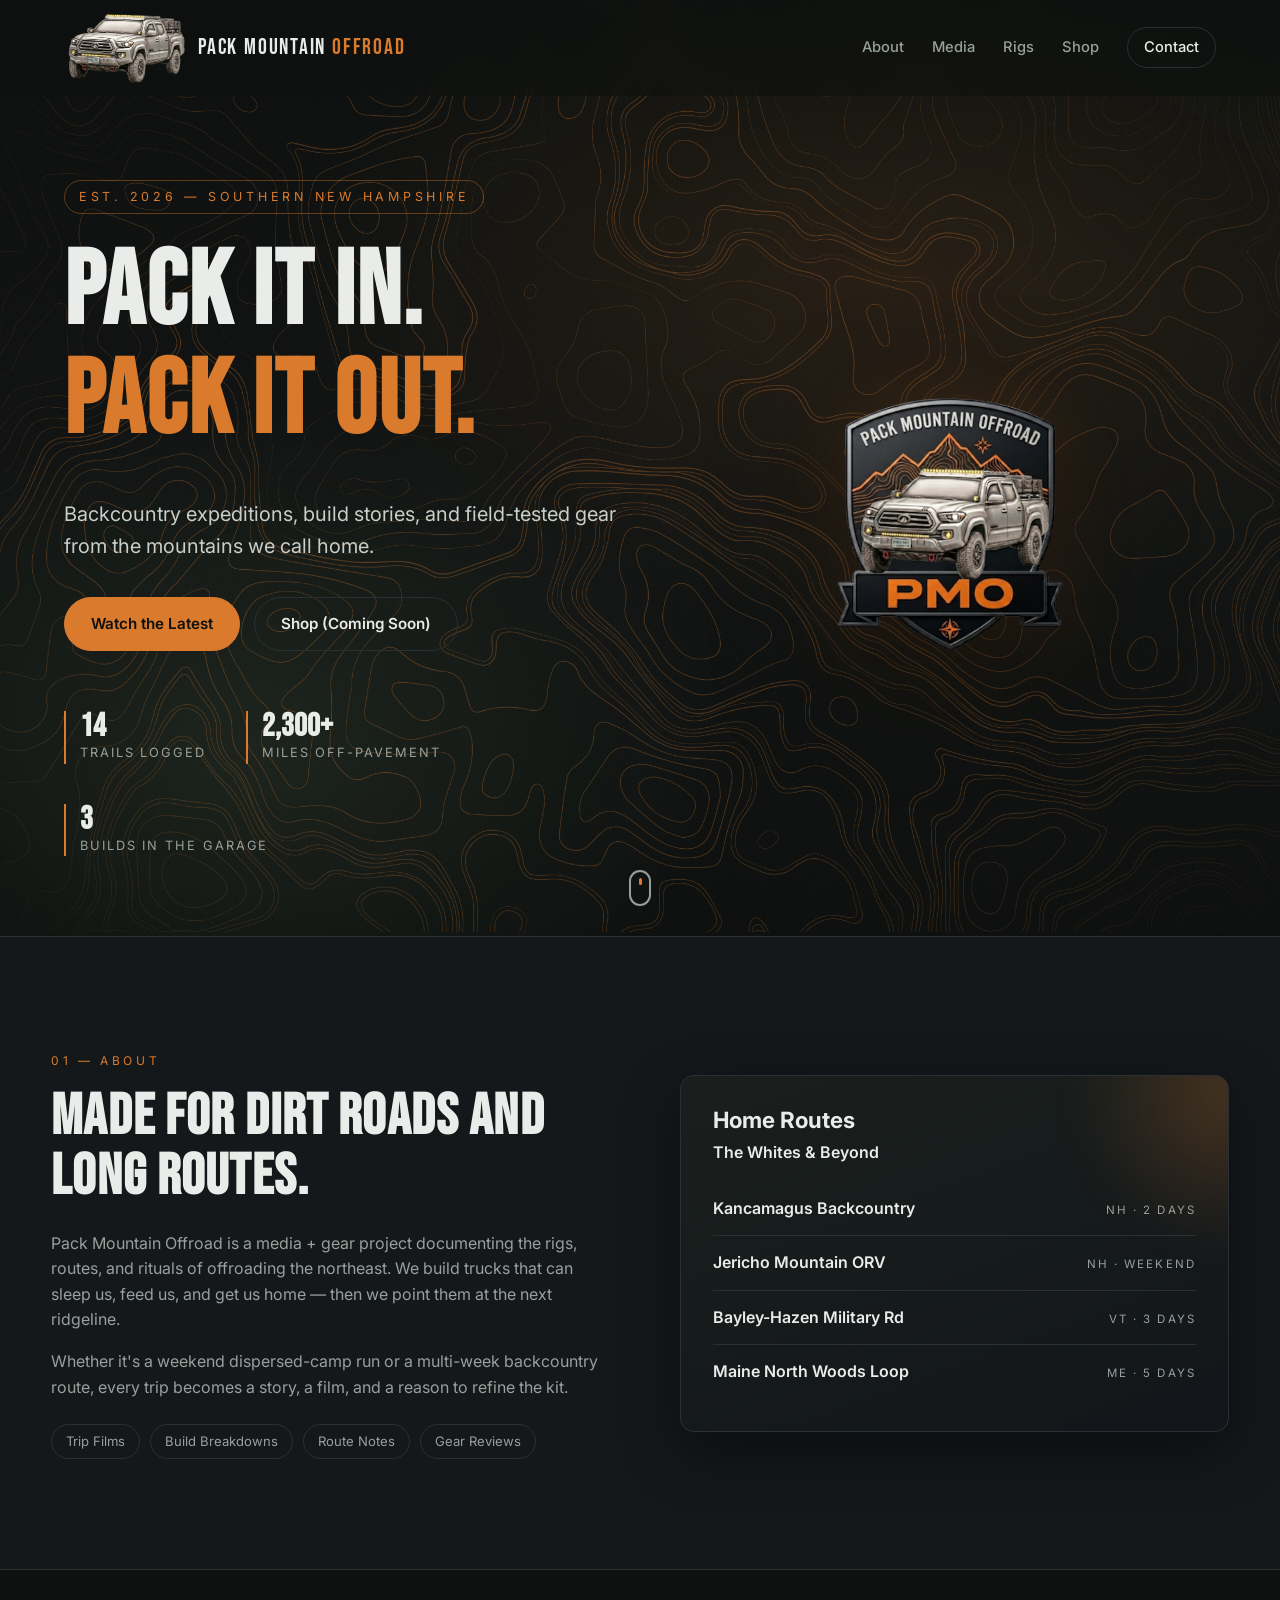
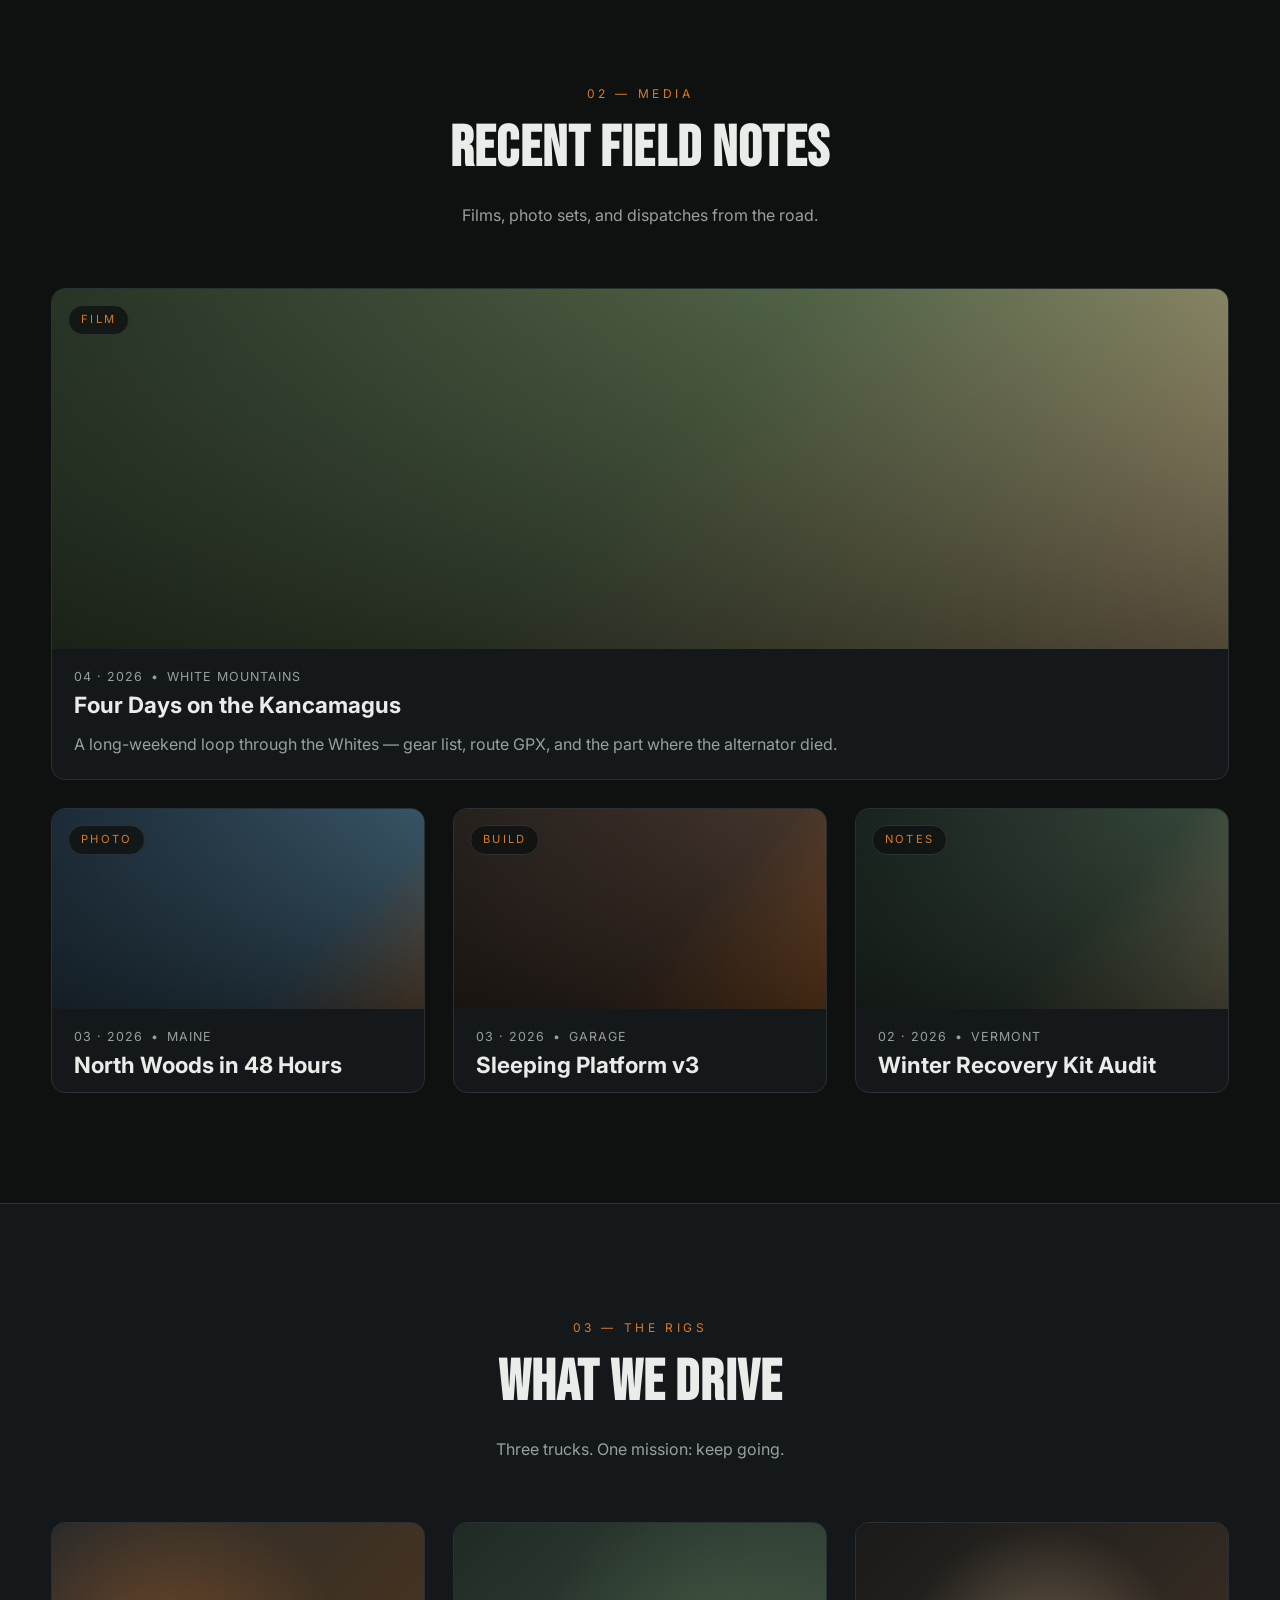
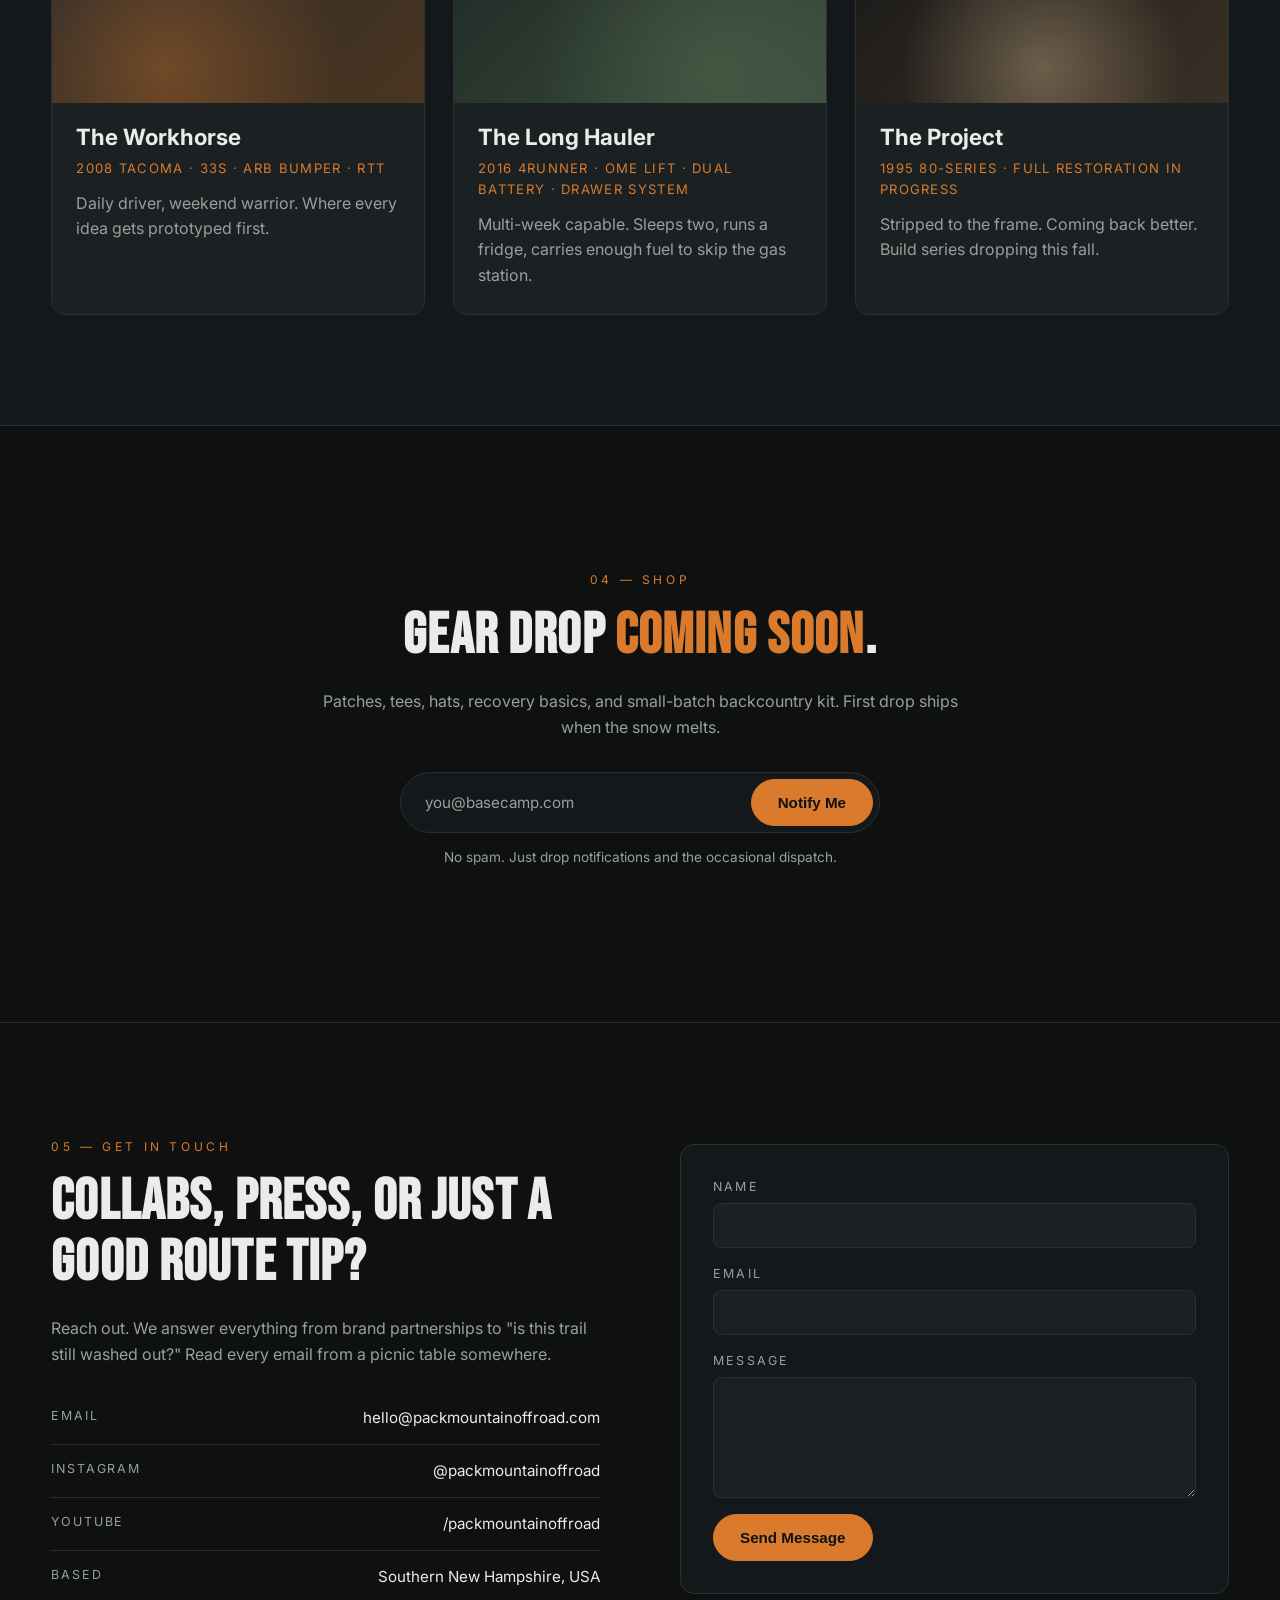
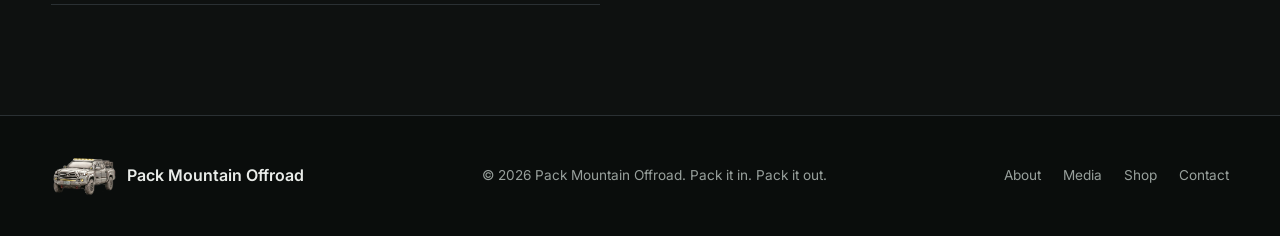
<file: index.html>
<!DOCTYPE html>
<html lang="en">
<head>
  <meta charset="UTF-8" />
  <meta name="viewport" content="width=device-width, initial-scale=1.0" />
  <title>Pack Mountain Offroad — Pack It In. Pack It Out.</title>
  <meta name="description" content="Pack Mountain Offroad — offroad media, builds, and gear from the Northeast. Pack it in. Pack it out." />
  <link rel="preconnect" href="https://fonts.googleapis.com">
  <link rel="preconnect" href="https://fonts.gstatic.com" crossorigin>
  <link rel="preload" as="style" href="https://fonts.googleapis.com/css2?family=Bebas+Neue&family=Inter:wght@400;500;600;700&display=block">
  <link href="https://fonts.googleapis.com/css2?family=Bebas+Neue&family=Inter:wght@400;500;600;700&display=block" rel="stylesheet">
  <link rel="stylesheet" href="styles.css" />
</head>
<body>
  <header class="nav">
    <a href="#top" class="brand">
      <img src="assets/pmo-logo.png" alt="Pack Mountain Offroad" class="brand-mark" />
      <span class="brand-text">Pack Mountain <em>Offroad</em></span>
    </a>
    <nav class="nav-links">
      <a href="#about">About</a>
      <a href="#media">Media</a>
      <a href="#rigs">Rigs</a>
      <a href="#shop">Shop</a>
      <a href="#contact" class="nav-cta">Contact</a>
    </nav>
    <button class="nav-toggle" aria-label="Toggle navigation" aria-expanded="false">
      <span></span><span></span><span></span>
    </button>
  </header>

  <main id="top">
    <section class="hero">
      <div class="hero-topo" aria-hidden="true"></div>
      <div class="hero-grain" aria-hidden="true"></div>
      <div class="hero-layout">
        <div class="hero-inner">
          <span class="eyebrow">Est. 2026 — Southern New Hampshire</span>
          <h1>Pack it in.<br/><span class="accent">Pack it out.</span></h1>
          <p class="lede">
            Backcountry expeditions, build stories, and field-tested gear from
            the mountains we call home.
          </p>
          <div class="hero-cta">
            <a href="#media" class="btn btn-primary">Watch the Latest</a>
            <a href="#shop" class="btn btn-ghost">Shop (Coming Soon)</a>
          </div>
          <div class="hero-stats">
            <div><strong>14</strong><span>Trails Logged</span></div>
            <div><strong>2,300+</strong><span>Miles Off-Pavement</span></div>
            <div><strong>3</strong><span>Builds in the Garage</span></div>
          </div>
        </div>
        <div class="hero-badge" aria-hidden="true">
          <img src="assets/pmo-hero.png" alt="" />
        </div>
      </div>
      <a href="#about" class="scroll-cue" aria-label="Scroll down">
        <span></span>
      </a>
    </section>

    <section id="about" class="about">
      <div class="container two-col">
        <div>
          <span class="section-tag">01 — About</span>
          <h2>Made for dirt roads and long routes.</h2>
          <p>
            Pack Mountain Offroad is a media + gear project documenting the
            rigs, routes, and rituals of offroading the northeast.
            We build trucks that can sleep us, feed us, and get us home —
            then we point them at the next ridgeline.
          </p>
          <p>
            Whether it's a weekend dispersed-camp run or a multi-week
            backcountry route, every trip becomes a story, a film, and a
            reason to refine the kit.
          </p>
          <ul class="pill-list">
            <li>Trip Films</li>
            <li>Build Breakdowns</li>
            <li>Route Notes</li>
            <li>Gear Reviews</li>
          </ul>
        </div>
        <div class="about-card">
          <div class="card-glow"></div>
          <h3>Home Routes</h3>
          <p class="card-route">The Whites &amp; Beyond</p>
          <ul class="route-list">
            <li>
              <span class="route-name">Kancamagus Backcountry</span>
              <span class="route-meta">NH · 2 days</span>
            </li>
            <li>
              <span class="route-name">Jericho Mountain ORV</span>
              <span class="route-meta">NH · weekend</span>
            </li>
            <li>
              <span class="route-name">Bayley-Hazen Military Rd</span>
              <span class="route-meta">VT · 3 days</span>
            </li>
            <li>
              <span class="route-name">Maine North Woods Loop</span>
              <span class="route-meta">ME · 5 days</span>
            </li>
          </ul>
        </div>
      </div>
    </section>

    <section id="media" class="media">
      <div class="container">
        <div class="section-head">
          <span class="section-tag">02 — Media</span>
          <h2>Recent Field Notes</h2>
          <p>Films, photo sets, and dispatches from the road.</p>
        </div>
        <div class="media-grid">
          <article class="media-card feat">
            <div class="media-thumb thumb-1"><span class="badge">Film</span></div>
            <div class="media-meta">
              <span>04 · 2026</span><span>•</span><span>White Mountains</span>
            </div>
            <h3>Four Days on the Kancamagus</h3>
            <p>A long-weekend loop through the Whites — gear list, route GPX, and the part where the alternator died.</p>
          </article>
          <article class="media-card">
            <div class="media-thumb thumb-2"><span class="badge">Photo</span></div>
            <div class="media-meta"><span>03 · 2026</span><span>•</span><span>Maine</span></div>
            <h3>North Woods in 48 Hours</h3>
          </article>
          <article class="media-card">
            <div class="media-thumb thumb-3"><span class="badge">Build</span></div>
            <div class="media-meta"><span>03 · 2026</span><span>•</span><span>Garage</span></div>
            <h3>Sleeping Platform v3</h3>
          </article>
          <article class="media-card">
            <div class="media-thumb thumb-4"><span class="badge">Notes</span></div>
            <div class="media-meta"><span>02 · 2026</span><span>•</span><span>Vermont</span></div>
            <h3>Winter Recovery Kit Audit</h3>
          </article>
        </div>
      </div>
    </section>

    <section id="rigs" class="rigs">
      <div class="container">
        <div class="section-head">
          <span class="section-tag">03 — The Rigs</span>
          <h2>What We Drive</h2>
          <p>Three trucks. One mission: keep going.</p>
        </div>
        <div class="rigs-grid">
          <article class="rig">
            <div class="rig-art rig-art-1"></div>
            <h3>The Workhorse</h3>
            <p class="rig-spec">2008 Tacoma · 33s · ARB Bumper · RTT</p>
            <p>Daily driver, weekend warrior. Where every idea gets prototyped first.</p>
          </article>
          <article class="rig">
            <div class="rig-art rig-art-2"></div>
            <h3>The Long Hauler</h3>
            <p class="rig-spec">2016 4Runner · OME Lift · Dual Battery · Drawer System</p>
            <p>Multi-week capable. Sleeps two, runs a fridge, carries enough fuel to skip the gas station.</p>
          </article>
          <article class="rig">
            <div class="rig-art rig-art-3"></div>
            <h3>The Project</h3>
            <p class="rig-spec">1995 80-Series · Full Restoration In Progress</p>
            <p>Stripped to the frame. Coming back better. Build series dropping this fall.</p>
          </article>
        </div>
      </div>
    </section>

    <section id="shop" class="shop">
      <div class="container">
        <div class="shop-inner">
          <span class="section-tag">04 — Shop</span>
          <h2>Gear Drop <span class="accent">Coming Soon</span>.</h2>
          <p>
            Patches, tees, hats, recovery basics, and small-batch
            backcountry kit. First drop ships when the snow melts.
          </p>
          <form class="signup" id="signup-form" novalidate>
            <label for="email-input" class="visually-hidden">Email</label>
            <input id="email-input" type="email" placeholder="you@basecamp.com" required />
            <button type="submit" class="btn btn-primary">Notify Me</button>
          </form>
          <p class="signup-note" id="signup-note">No spam. Just drop notifications and the occasional dispatch.</p>
        </div>
      </div>
    </section>

    <section id="contact" class="contact">
      <div class="container two-col">
        <div>
          <span class="section-tag">05 — Get In Touch</span>
          <h2>Collabs, press, or just a good route tip?</h2>
          <p>
            Reach out. We answer everything from brand partnerships to
            "is this trail still washed out?" Read every email from a
            picnic table somewhere.
          </p>
          <ul class="contact-list">
            <li><span>Email</span><a href="mailto:hello@packmountainoffroad.com">hello@packmountainoffroad.com</a></li>
            <li><span>Instagram</span><a href="#">@packmountainoffroad</a></li>
            <li><span>YouTube</span><a href="#">/packmountainoffroad</a></li>
            <li><span>Based</span><span>Southern New Hampshire, USA</span></li>
          </ul>
        </div>
        <form class="contact-form" novalidate>
          <label>Name<input type="text" name="name" required /></label>
          <label>Email<input type="email" name="email" required /></label>
          <label>Message<textarea name="message" rows="5" required></textarea></label>
          <button type="submit" class="btn btn-primary">Send Message</button>
        </form>
      </div>
    </section>
  </main>

  <footer class="footer">
    <div class="container footer-inner">
      <div class="footer-brand">
        <img src="assets/pmo-logo.png" alt="" class="brand-mark" />
        <span>Pack Mountain Offroad</span>
      </div>
      <p>© <span id="year"></span> Pack Mountain Offroad. Pack it in. Pack it out.</p>
      <div class="footer-links">
        <a href="#about">About</a>
        <a href="#media">Media</a>
        <a href="#shop">Shop</a>
        <a href="#contact">Contact</a>
      </div>
    </div>
  </footer>

  <script src="script.js"></script>
</body>
</html>
</file>
<file: styles.css>
:root {
  --bg: #0e1110;
  --bg-2: #14181a;
  --bg-3: #1b2022;
  --line: #2a3033;
  --text: #e9ece9;
  --muted: #98a09c;
  --accent: #d97a2c;     /* trail orange */
  --accent-2: #c1632a;
  --moss: #5a6e4f;
  --sand: #c9b289;
  --shadow: 0 20px 60px rgba(0,0,0,0.45);
  --radius: 14px;
}

* { box-sizing: border-box; }
html, body { margin: 0; padding: 0; }
html { scroll-behavior: smooth; }
body {
  font-family: 'Inter', system-ui, -apple-system, Segoe UI, Roboto, sans-serif;
  background: var(--bg);
  color: var(--text);
  line-height: 1.6;
  -webkit-font-smoothing: antialiased;
  overflow-x: hidden;
}

img { max-width: 100%; display: block; }
a { color: inherit; text-decoration: none; }
.visually-hidden {
  position: absolute; width: 1px; height: 1px; padding: 0;
  margin: -1px; overflow: hidden; clip: rect(0,0,0,0); border: 0;
}

h1, h2, h3 {
  font-family: 'Bebas Neue', 'Inter', sans-serif;
  letter-spacing: 0.02em;
  line-height: 1.05;
  margin: 0 0 0.4em;
}
h1 { font-size: clamp(3rem, 9vw, 6.5rem); }
h2 { font-size: clamp(2rem, 5vw, 3.6rem); }
h3 { font-size: 1.4rem; font-family: 'Inter', sans-serif; font-weight: 700; letter-spacing: 0; }
p { color: var(--muted); }
.accent { color: var(--accent); }

.container { width: min(1200px, 92%); margin: 0 auto; }

/* ---------- NAV ---------- */
.nav {
  position: fixed; top: 0; left: 0; right: 0; z-index: 50;
  display: flex; align-items: center; justify-content: space-between;
  padding: 10px 5%;
  backdrop-filter: blur(12px);
  background: rgba(14,17,16,0.55);
  border-bottom: 1px solid transparent;
  transition: border-color .25s, background .25s;
}
.nav.scrolled {
  background: rgba(14,17,16,0.85);
  border-bottom-color: var(--line);
}
.brand { display: flex; align-items: center; gap: 10px; color: var(--text); }
.brand-mark {
  width: auto; height: 75px;
  color: var(--accent);
  display: block;
  object-fit: contain;
}
.brand-text {
  font-family: 'Bebas Neue', sans-serif;
  font-size: 1.4rem;
  letter-spacing: 0.08em;
}
.brand-text em { color: var(--accent); font-style: normal; }
.nav-links { display: flex; gap: 28px; align-items: center; }
.nav-links a {
  font-size: 0.92rem; color: var(--muted);
  font-weight: 500; transition: color .2s;
}
.nav-links a:hover { color: var(--text); }
.nav-cta {
  border: 1px solid var(--line);
  padding: 8px 16px; border-radius: 999px;
  color: var(--text) !important;
}
.nav-cta:hover { border-color: var(--accent); color: var(--accent) !important; }

.nav-toggle {
  display: none; background: none; border: 0; cursor: pointer;
  width: 36px; height: 36px; flex-direction: column; gap: 5px;
  justify-content: center; align-items: center; padding: 0;
}
.nav-toggle span {
  display: block; width: 22px; height: 2px; background: var(--text);
  transition: transform .25s, opacity .25s;
}

/* ---------- HERO ---------- */
.hero {
  position: relative; min-height: 100vh;
  display: flex; align-items: center;
  padding: 180px 5% 80px;
  overflow: hidden;
  background:
    radial-gradient(80% 60% at 70% 30%, rgba(217,122,44,0.12), transparent 60%),
    radial-gradient(60% 60% at 20% 80%, rgba(90,110,79,0.18), transparent 60%),
    linear-gradient(180deg, #0a0d0c 0%, #0e1110 60%, #0a0d0c 100%);
}
.hero-topo {
  position: absolute; inset: 0;
  background-image: url("assets/hero-bg.png");
  background-size: cover;
  background-position: center;
  background-repeat: no-repeat;
  opacity: 0.32;
  pointer-events: none;
  mask-image: radial-gradient(ellipse at center, black 60%, transparent 100%);
}
.hero-grain {
  position: absolute; inset: 0; pointer-events: none;
  background-image: url("data:image/svg+xml;utf8,<svg xmlns='http://www.w3.org/2000/svg' width='180' height='180'><filter id='n'><feTurbulence type='fractalNoise' baseFrequency='0.9' numOctaves='2' stitchTiles='stitch'/><feColorMatrix values='0 0 0 0 1  0 0 0 0 1  0 0 0 0 1  0 0 0 0.06 0'/></filter><rect width='100%' height='100%' filter='url(%23n)'/></svg>");
  opacity: 0.5;
}
.hero-layout {
  position: relative; z-index: 1;
  width: 100%;
  display: grid;
  grid-template-columns: minmax(0, 1.1fr) minmax(0, 1fr);
  gap: 60px;
  align-items: center;
}
.hero-inner { max-width: 720px; }
.hero-badge {
  display: flex; justify-content: center; align-items: center;
}
.hero-badge img {
  width: 100%;
  max-width: 1080px;
  height: auto;
  filter: drop-shadow(0 30px 60px rgba(0,0,0,0.55))
          drop-shadow(0 0 30px rgba(217,122,44,0.18));
}
@keyframes heroFloat {
  0%, 100% { transform: translateY(0); }
  50%      { transform: translateY(-10px); }
}
.eyebrow {
  display: inline-block;
  font-size: 0.78rem; letter-spacing: 0.3em; text-transform: uppercase;
  color: var(--accent);
  padding: 6px 14px;
  border: 1px solid rgba(217,122,44,0.4);
  border-radius: 999px;
  margin-bottom: 24px;
}
.lede {
  font-size: clamp(1.05rem, 1.6vw, 1.25rem);
  max-width: 620px;
  margin: 1.2rem 0 2.2rem;
  color: #c9cec9;
}
.hero-cta { display: flex; gap: 14px; flex-wrap: wrap; }

.btn {
  display: inline-block;
  padding: 14px 26px;
  font-weight: 600;
  font-size: 0.95rem;
  border-radius: 999px;
  border: 1px solid transparent;
  cursor: pointer;
  transition: transform .15s, background .2s, border-color .2s, color .2s;
  text-align: center;
}
.btn-primary {
  background: var(--accent);
  color: #0e1110;
  border-color: var(--accent);
}
.btn-primary:hover { background: var(--accent-2); border-color: var(--accent-2); transform: translateY(-1px); }
.btn-ghost {
  background: transparent;
  color: var(--text);
  border-color: var(--line);
}
.btn-ghost:hover { border-color: var(--text); }

.hero-stats {
  margin-top: 60px;
  display: flex; gap: 40px; flex-wrap: wrap;
}
.hero-stats div {
  display: flex; flex-direction: column;
  border-left: 2px solid var(--accent);
  padding-left: 14px;
}
.hero-stats strong {
  font-family: 'Bebas Neue', sans-serif;
  font-size: 2rem; color: var(--text); line-height: 1;
}
.hero-stats span { font-size: 0.8rem; color: var(--muted); letter-spacing: 0.15em; text-transform: uppercase; }

.scroll-cue {
  position: absolute; bottom: 30px; left: 50%; transform: translateX(-50%);
  width: 22px; height: 36px; border: 2px solid var(--muted);
  border-radius: 14px; display: block;
}
.scroll-cue span {
  display: block; width: 3px; height: 7px; background: var(--accent);
  border-radius: 2px; margin: 6px auto;
  animation: cue 1.6s infinite;
}
@keyframes cue {
  0% { transform: translateY(0); opacity: 1; }
  80% { transform: translateY(12px); opacity: 0; }
  100% { opacity: 0; }
}

/* ---------- SECTIONS ---------- */
section { padding: 110px 0; position: relative; }
.section-tag {
  display: inline-block;
  font-size: 0.75rem; letter-spacing: 0.3em; text-transform: uppercase;
  color: var(--accent); margin-bottom: 16px;
}
.section-head { text-align: center; max-width: 640px; margin: 0 auto 60px; }

.two-col {
  display: grid; grid-template-columns: 1fr 1fr; gap: 80px; align-items: center;
}

/* About */
.about { background: var(--bg-2); border-top: 1px solid var(--line); border-bottom: 1px solid var(--line); }
.pill-list { list-style: none; padding: 0; margin: 24px 0 0; display: flex; flex-wrap: wrap; gap: 10px; }
.pill-list li {
  font-size: 0.82rem; padding: 6px 14px; border: 1px solid var(--line);
  border-radius: 999px; color: var(--muted);
}
.about-card {
  position: relative;
  background: linear-gradient(160deg, #1a1f1d 0%, #12161a 100%);
  border: 1px solid var(--line);
  border-radius: var(--radius);
  padding: 32px;
  box-shadow: var(--shadow);
  overflow: hidden;
}
.card-glow {
  position: absolute; top: -40%; right: -30%;
  width: 320px; height: 320px;
  background: radial-gradient(circle, rgba(217,122,44,0.25), transparent 70%);
  filter: blur(20px);
}
.card-route { color: var(--text); font-weight: 600; margin: 4px 0 16px; }
.card-meter {
  width: 100%; height: 6px; background: var(--bg-3); border-radius: 4px; overflow: hidden;
}
.card-meter-bar {
  width: var(--p); height: 100%;
  background: linear-gradient(90deg, var(--accent), var(--sand));
  border-radius: 4px;
}
.card-stats {
  display: grid; grid-template-columns: 1fr 1fr; gap: 20px;
  margin: 28px 0 0;
}
.card-stats div { border-top: 1px solid var(--line); padding-top: 12px; }
.card-stats dt { font-size: 0.72rem; letter-spacing: 0.2em; text-transform: uppercase; color: var(--muted); }
.card-stats dd { margin: 4px 0 0; font-weight: 600; color: var(--text); }

.route-list { list-style: none; padding: 0; margin: 8px 0 0; }
.route-list li {
  display: flex; justify-content: space-between; align-items: baseline;
  gap: 16px; padding: 14px 0;
  border-bottom: 1px solid var(--line);
}
.route-list li:last-child { border-bottom: 0; }
.route-name { color: var(--text); font-weight: 600; }
.route-meta {
  font-size: 0.72rem; letter-spacing: 0.18em; text-transform: uppercase;
  color: var(--muted); white-space: nowrap;
}

/* Media */
.media-grid {
  display: grid;
  grid-template-columns: repeat(3, 1fr);
  gap: 28px;
}
.media-card {
  background: var(--bg-2);
  border: 1px solid var(--line);
  border-radius: var(--radius);
  overflow: hidden;
  transition: transform .25s, border-color .25s;
}
.media-card:hover { transform: translateY(-4px); border-color: var(--accent); }
.media-card.feat { grid-column: span 3; }
.media-card.feat .media-thumb { height: 360px; }
.media-thumb {
  position: relative; height: 200px;
  background-size: cover; background-position: center;
}
.thumb-1 { background:
  linear-gradient(180deg, rgba(0,0,0,0.1), rgba(0,0,0,0.6)),
  linear-gradient(135deg, #2c3a2a 0%, #5a6e4f 50%, #c9b289 100%); }
.thumb-2 { background:
  linear-gradient(180deg, rgba(0,0,0,0.1), rgba(0,0,0,0.6)),
  linear-gradient(135deg, #1f2f3d 0%, #406074 70%, #d97a2c 130%); }
.thumb-3 { background:
  linear-gradient(180deg, rgba(0,0,0,0.1), rgba(0,0,0,0.6)),
  linear-gradient(135deg, #2a2421 0%, #4a3a30 60%, #d97a2c 130%); }
.thumb-4 { background:
  linear-gradient(180deg, rgba(0,0,0,0.1), rgba(0,0,0,0.6)),
  linear-gradient(135deg, #1a2622 0%, #3b4d3f 60%, #c9b289 130%); }
.badge {
  position: absolute; top: 16px; left: 16px;
  background: rgba(14,17,16,0.8);
  color: var(--accent);
  padding: 5px 12px; border-radius: 999px;
  font-size: 0.7rem; letter-spacing: 0.2em; text-transform: uppercase;
  border: 1px solid var(--line);
}
.media-meta {
  display: flex; gap: 8px; padding: 18px 22px 0;
  font-size: 0.78rem; color: var(--muted); letter-spacing: 0.08em; text-transform: uppercase;
}
.media-card h3 { padding: 6px 22px; }
.media-card p { padding: 0 22px 22px; margin: 0; }

/* Rigs */
.rigs { background: var(--bg-2); border-top: 1px solid var(--line); border-bottom: 1px solid var(--line); }
.rigs-grid {
  display: grid; grid-template-columns: repeat(3, 1fr); gap: 28px;
}
.rig {
  background: var(--bg-3); border: 1px solid var(--line); border-radius: var(--radius);
  padding: 0 0 26px; overflow: hidden; transition: transform .25s, border-color .25s;
}
.rig:hover { transform: translateY(-4px); border-color: var(--accent); }
.rig-art {
  height: 180px; position: relative;
  background-size: cover; background-position: center;
}
.rig-art-1 { background:
  radial-gradient(circle at 30% 80%, rgba(217,122,44,0.35), transparent 60%),
  linear-gradient(135deg, #2a2a2a, #4a3520); }
.rig-art-2 { background:
  radial-gradient(circle at 70% 80%, rgba(90,110,79,0.45), transparent 60%),
  linear-gradient(135deg, #1f2a25, #3b4d3f); }
.rig-art-3 { background:
  radial-gradient(circle at 50% 80%, rgba(201,178,137,0.4), transparent 60%),
  linear-gradient(135deg, #1a1a1a, #3a2f25); }
.rig h3 { padding: 22px 24px 0; }
.rig-spec { padding: 0 24px; color: var(--accent); font-size: 0.82rem; letter-spacing: 0.1em; text-transform: uppercase; margin: 4px 0 12px; }
.rig p:not(.rig-spec) { padding: 0 24px; margin: 0; }

/* Shop */
.shop { text-align: center; padding: 140px 0; }
.shop-inner { max-width: 640px; margin: 0 auto; }
.signup {
  display: flex; gap: 10px; margin: 32px auto 12px;
  max-width: 480px;
  background: var(--bg-2);
  border: 1px solid var(--line);
  border-radius: 999px;
  padding: 6px;
}
.signup input {
  flex: 1; background: transparent; border: 0; outline: 0;
  color: var(--text); padding: 10px 18px; font-size: 0.95rem;
  font-family: inherit;
}
.signup input::placeholder { color: var(--muted); }
.signup-note { font-size: 0.85rem; color: var(--muted); }

/* Contact */
.contact { border-top: 1px solid var(--line); }
.contact-list { list-style: none; padding: 0; margin: 24px 0 0; }
.contact-list li {
  display: flex; justify-content: space-between;
  padding: 14px 0; border-bottom: 1px solid var(--line);
  font-size: 0.95rem;
}
.contact-list span:first-child {
  color: var(--muted); letter-spacing: 0.15em; text-transform: uppercase; font-size: 0.78rem;
}
.contact-list a { color: var(--text); }
.contact-list a:hover { color: var(--accent); }
.contact-form {
  display: flex; flex-direction: column; gap: 16px;
  background: var(--bg-2); border: 1px solid var(--line);
  padding: 32px; border-radius: var(--radius);
}
.contact-form label {
  display: flex; flex-direction: column; gap: 6px;
  font-size: 0.78rem; letter-spacing: 0.18em; text-transform: uppercase; color: var(--muted);
}
.contact-form input, .contact-form textarea {
  background: var(--bg-3); border: 1px solid var(--line); border-radius: 8px;
  padding: 12px 14px; color: var(--text); font-family: inherit; font-size: 0.95rem;
  transition: border-color .2s;
}
.contact-form input:focus, .contact-form textarea:focus { outline: 0; border-color: var(--accent); }
.contact-form button { align-self: flex-start; }

/* Footer */
.footer {
  border-top: 1px solid var(--line);
  padding: 40px 0;
  background: #0a0d0c;
}
.footer-inner {
  display: flex; align-items: center; justify-content: space-between;
  flex-wrap: wrap; gap: 20px;
}
.footer-brand { display: flex; align-items: center; gap: 10px; font-weight: 600; }
.footer-brand .brand-mark { width: auto; height: 40px; }
.footer p { margin: 0; font-size: 0.85rem; }
.footer-links { display: flex; gap: 22px; }
.footer-links a { font-size: 0.85rem; color: var(--muted); }
.footer-links a:hover { color: var(--accent); }

/* Reveal animation */
.reveal { opacity: 0; transform: translateY(20px); transition: opacity .8s ease, transform .8s ease; }
.reveal.in { opacity: 1; transform: none; }

/* ---------- RESPONSIVE ---------- */
@media (max-width: 900px) {
  .nav-links {
    position: fixed; top: 110px; right: 5%; left: 5%;
    flex-direction: column; gap: 18px;
    background: rgba(14,17,16,0.97);
    border: 1px solid var(--line); border-radius: var(--radius);
    padding: 24px; transform: translateY(-12px);
    opacity: 0; pointer-events: none; transition: opacity .25s, transform .25s;
  }
  .nav-links.open { opacity: 1; transform: none; pointer-events: auto; }
  .nav-toggle { display: flex; }
  .two-col { grid-template-columns: 1fr; gap: 50px; }
  .hero-layout { grid-template-columns: 1fr; gap: 30px; }
  .hero-badge { order: -1; }
  .hero-badge img { max-width: 280px; }
  .media-grid, .rigs-grid { grid-template-columns: 1fr; }
  .media-card.feat { grid-column: auto; }
  .media-card.feat .media-thumb { height: 220px; }
  .hero-stats { gap: 26px; }
  section { padding: 80px 0; }
  .signup { flex-direction: column; border-radius: var(--radius); padding: 12px; }
  .signup .btn { width: 100%; }
}
</file>
